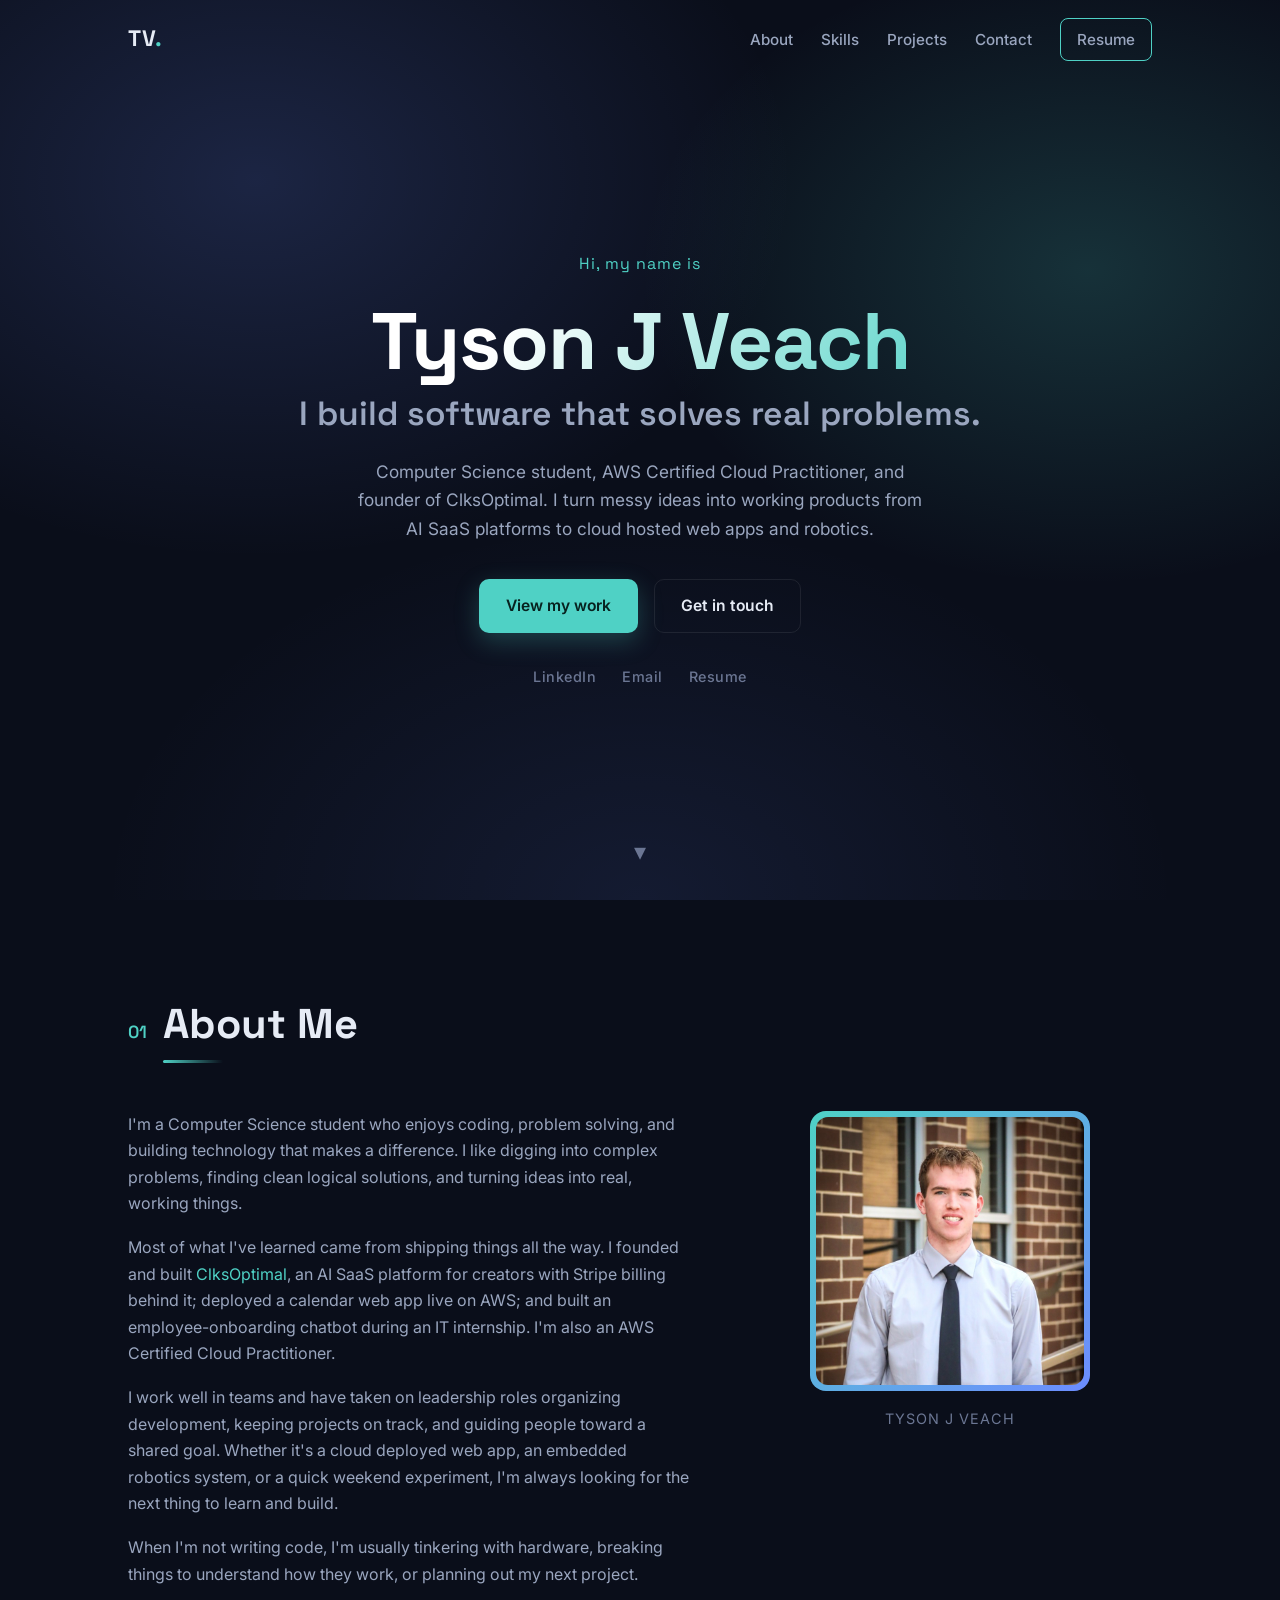
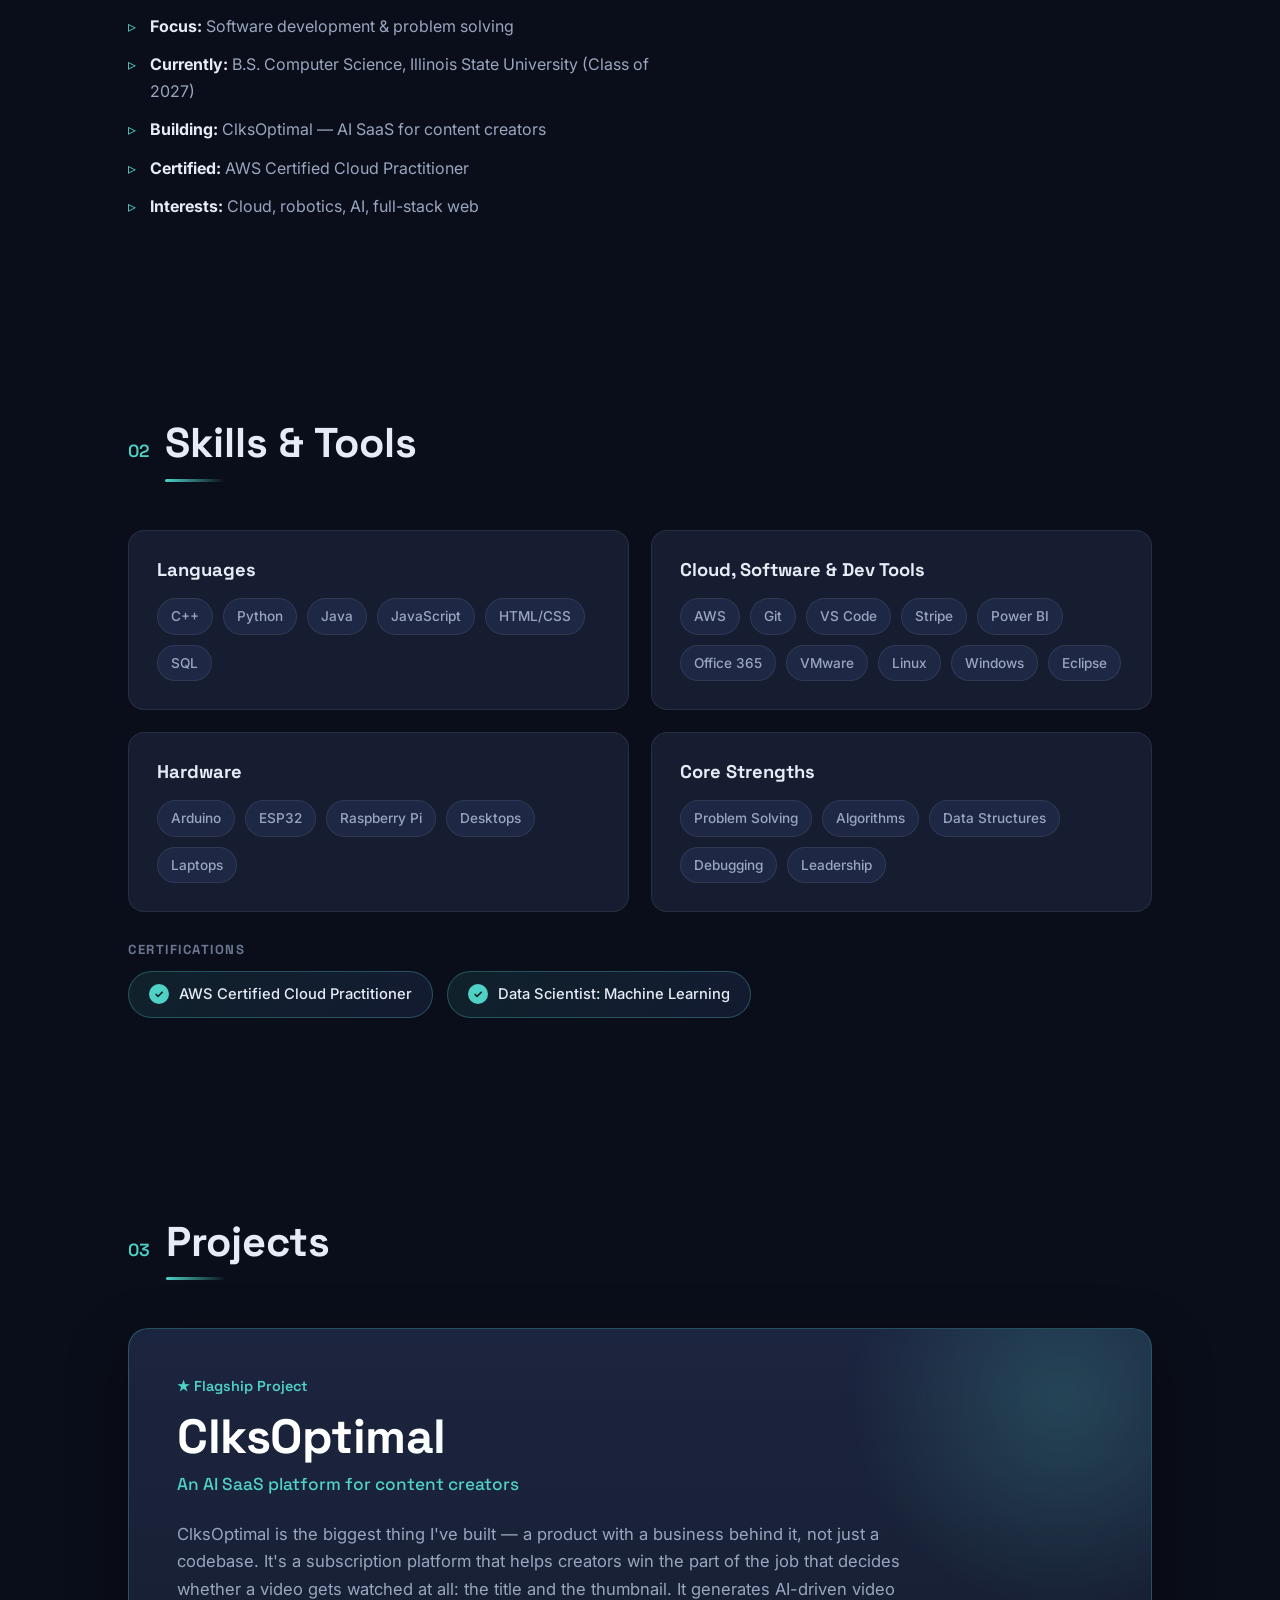
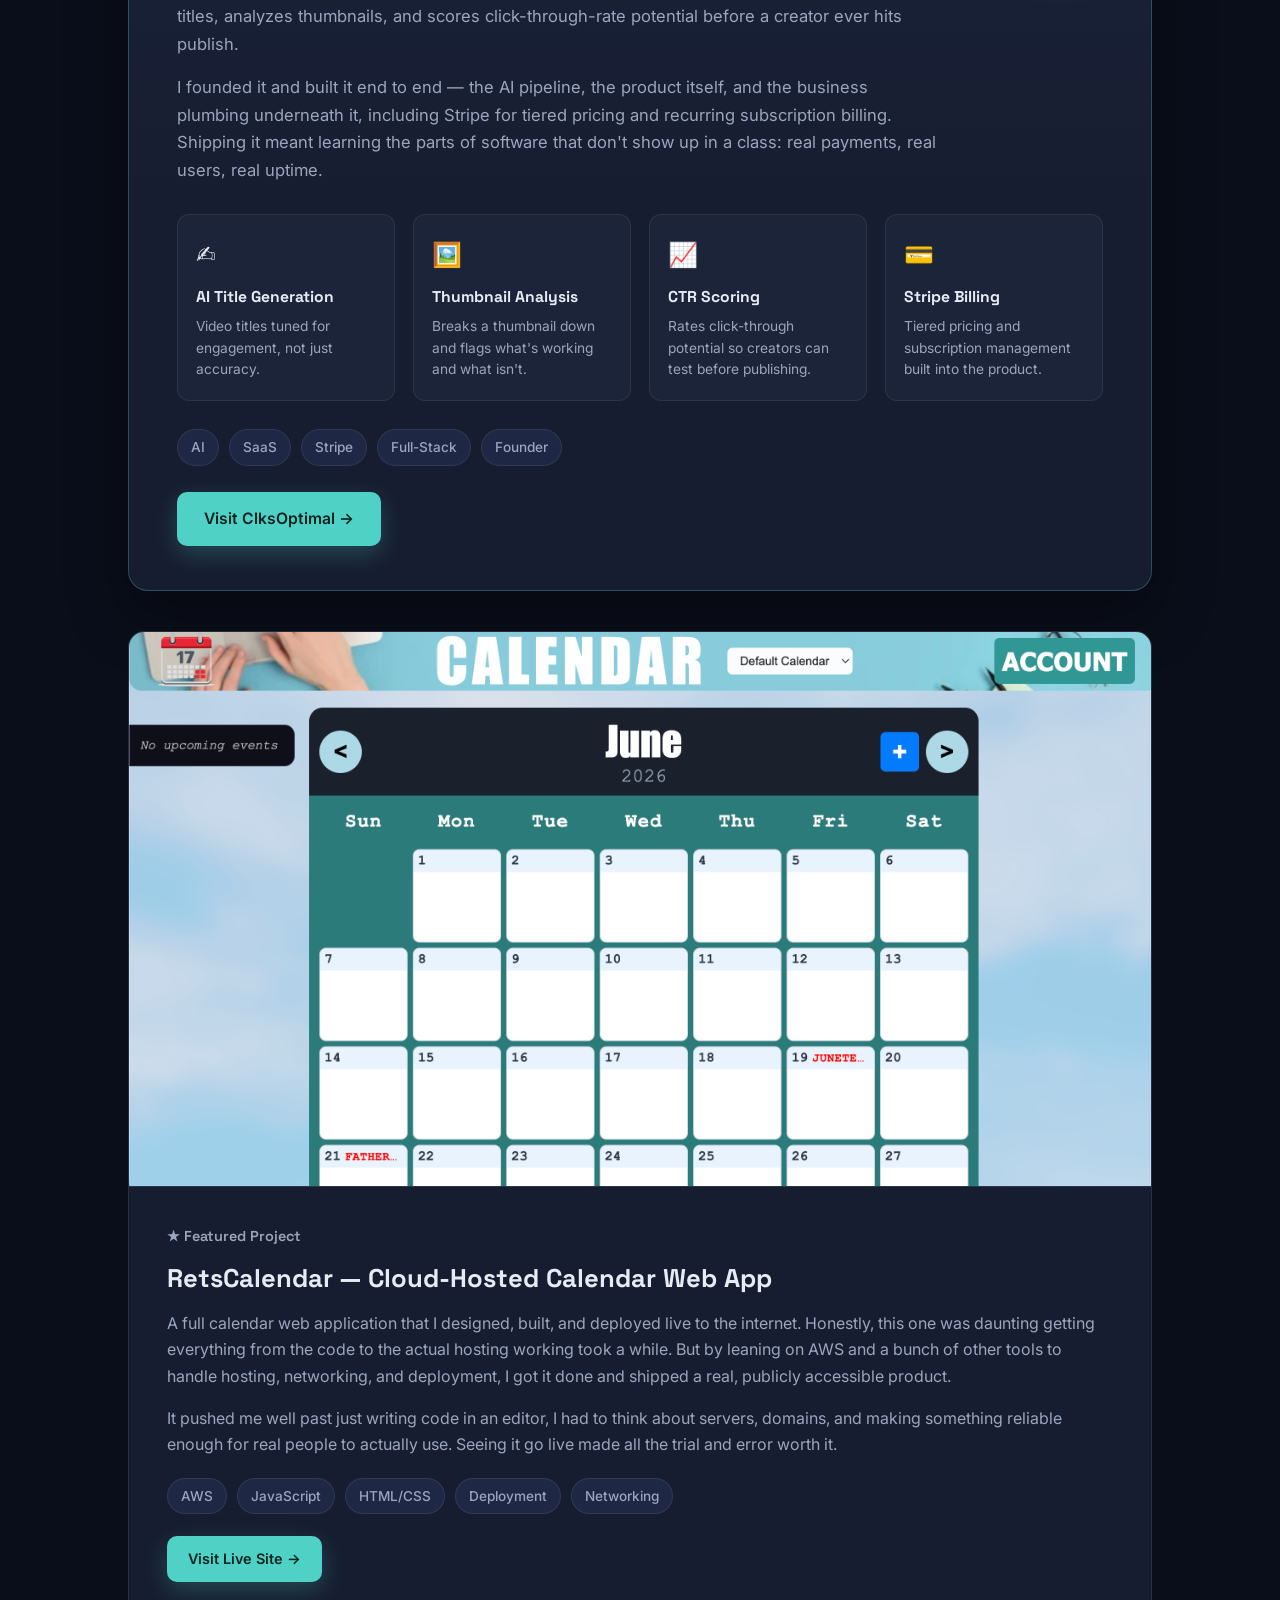
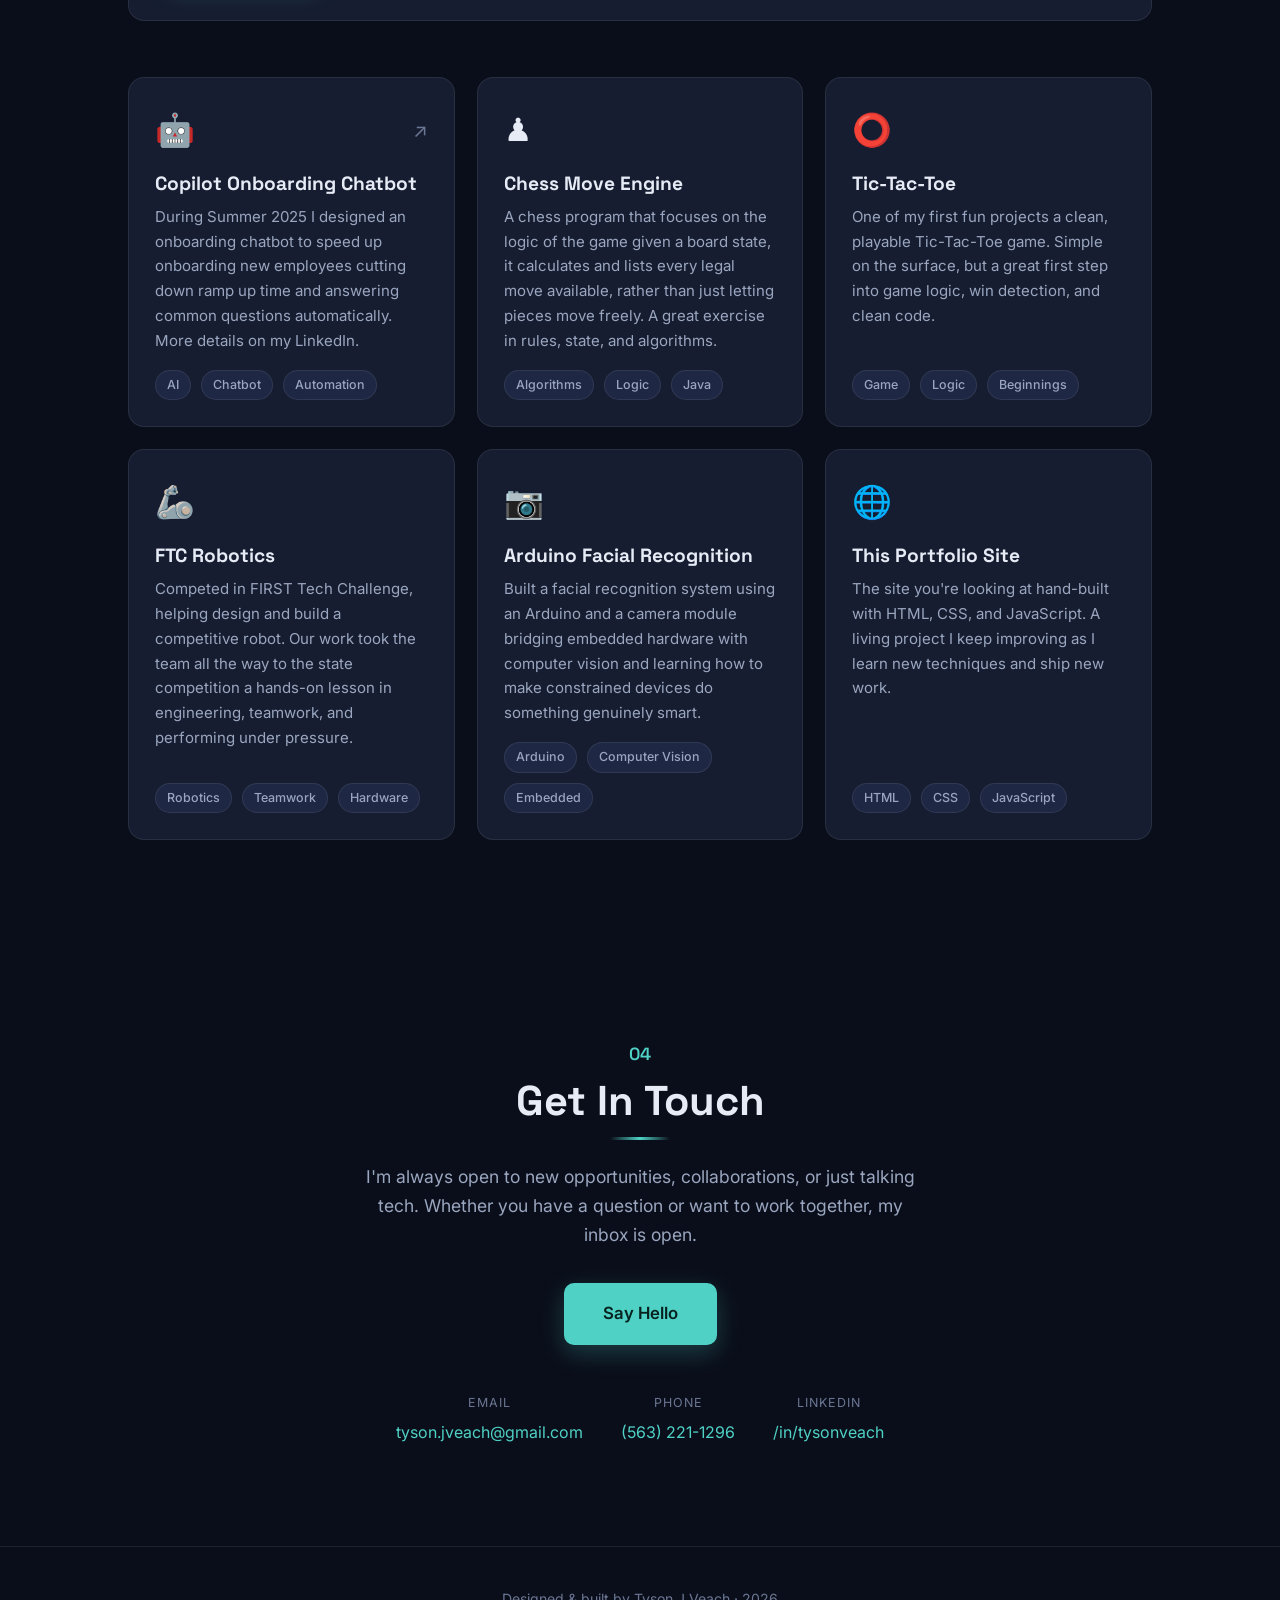
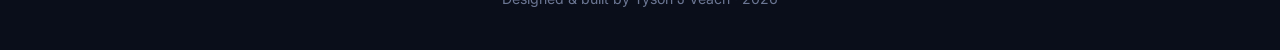
<file: index.html>
<!DOCTYPE html>
<html lang="en">
<head>
  <meta charset="UTF-8">
  <meta name="viewport" content="width=device-width, initial-scale=1.0">
  <meta name="description" content="Tyson J Veach — Computer Science student, software developer, and builder. Projects, skills, and contact.">
  <title>Tyson J Veach — Software Developer</title>
  <link rel="preconnect" href="https://fonts.googleapis.com">
  <link rel="preconnect" href="https://fonts.gstatic.com" crossorigin>
  <link href="https://fonts.googleapis.com/css2?family=Inter:wght@300;400;500;600;700;800&family=Space+Grotesk:wght@500;600;700&display=swap" rel="stylesheet">
  <link rel="stylesheet" href="style.css">
</head>
<body>

  <!-- ===== NAV ===== -->
  <header class="nav" id="nav">
    <div class="nav-inner">
      <a href="#home" class="brand">TV<span class="brand-dot">.</span></a>
      <nav class="nav-links" id="navLinks">
        <a href="#about">About</a>
        <a href="#skills">Skills</a>
        <a href="#projects">Projects</a>
        <a href="#contact">Contact</a>
        <a href="Resume.pdf" download="Tyson Veach Resume.pdf" class="nav-resume">Resume</a>
      </nav>
      <button class="nav-toggle" id="navToggle" aria-label="Toggle menu">
        <span></span><span></span><span></span>
      </button>
    </div>
  </header>

  <!-- ===== HERO ===== -->
  <section class="hero" id="home">
    <div class="hero-bg" aria-hidden="true"></div>
    <div class="hero-content reveal">
      <p class="hero-eyebrow">Hi, my name is</p>
      <h1 class="hero-name">Tyson J Veach</h1>
      <h2 class="hero-tagline">I build software that solves real problems.</h2>
      <p class="hero-sub">
        Computer Science student, AWS Certified Cloud Practitioner, and founder of
        ClksOptimal. I turn messy ideas into working products from AI SaaS platforms
        to cloud hosted web apps and robotics.
      </p>
      <div class="hero-cta">
        <a href="#projects" class="btn btn-primary">View my work</a>
        <a href="#contact" class="btn btn-ghost">Get in touch</a>
      </div>
      <div class="hero-socials">
        <a href="https://www.linkedin.com/in/tysonveach/" target="_blank" rel="noopener">LinkedIn</a>
        <a href="mailto:tyson.jveach@gmail.com">Email</a>
        <a href="Resume.pdf" download="Tyson Veach Resume.pdf">Resume</a>
      </div>
    </div>
    <a href="#about" class="scroll-hint" aria-label="Scroll down">▾</a>
  </section>

  <!-- ===== ABOUT ===== -->
  <section class="section" id="about">
    <div class="section-head reveal">
      <span class="section-num">01</span>
      <h2 class="section-title">About Me</h2>
    </div>
    <div class="about-grid">
      <div class="about-text reveal">
        <p>
          I'm a Computer Science student who enjoys coding, problem solving,
          and building technology that makes a difference. I like digging into complex
          problems, finding clean logical solutions, and turning ideas into real,
          working things.
        </p>
        <p>
          Most of what I've learned came from shipping things all the way. I founded and
          built <a href="https://clksoptimal.com" target="_blank" rel="noopener">ClksOptimal</a>,
          an AI SaaS platform for creators with Stripe billing behind it; deployed a calendar
          web app live on AWS; and built an employee-onboarding chatbot during an IT
          internship. I'm also an AWS Certified Cloud Practitioner.
        </p>
        <p>
          I work well in teams and have taken on leadership roles organizing
          development, keeping projects on track, and guiding people toward a shared
          goal. Whether it's a cloud deployed web app, an embedded robotics system, or
          a quick weekend experiment, I'm always looking for the next thing to learn
          and build.
        </p>
        <p>
          When I'm not writing code, I'm usually tinkering with hardware, breaking
          things to understand how they work, or planning out my next project.
        </p>
        <ul class="about-facts">
          <li><strong>Focus:</strong> Software development &amp; problem solving</li>
          <li><strong>Currently:</strong> B.S. Computer Science, Illinois State University (Class of 2027)</li>
          <li><strong>Building:</strong> ClksOptimal — AI SaaS for content creators</li>
          <li><strong>Certified:</strong> AWS Certified Cloud Practitioner</li>
          <li><strong>Interests:</strong> Cloud, robotics, AI, full-stack web</li>
        </ul>
      </div>
      <div class="about-photo reveal">
        <div class="photo-frame">
          <img src="profile.jpg" alt="Tyson J Veach" class="profile-img">
        </div>
        <p class="photo-caption">Tyson J Veach</p>
      </div>
    </div>
  </section>

  <!-- ===== SKILLS ===== -->
  <section class="section" id="skills">
    <div class="section-head reveal">
      <span class="section-num">02</span>
      <h2 class="section-title">Skills &amp; Tools</h2>
    </div>
    <div class="skills-grid">
      <div class="skill-card reveal">
        <h3>Languages</h3>
        <div class="tags">
          <span>C++</span><span>Python</span><span>Java</span>
          <span>JavaScript</span><span>HTML/CSS</span><span>SQL</span>
        </div>
      </div>
      <div class="skill-card reveal">
        <h3>Cloud, Software &amp; Dev Tools</h3>
        <div class="tags">
          <span>AWS</span><span>Git</span><span>VS Code</span><span>Stripe</span>
          <span>Power BI</span><span>Office 365</span><span>VMware</span>
          <span>Linux</span><span>Windows</span><span>Eclipse</span>
        </div>
      </div>
      <div class="skill-card reveal">
        <h3>Hardware</h3>
        <div class="tags">
          <span>Arduino</span><span>ESP32</span><span>Raspberry Pi</span>
          <span>Desktops</span><span>Laptops</span>
        </div>
      </div>
      <div class="skill-card reveal">
        <h3>Core Strengths</h3>
        <div class="tags">
          <span>Problem Solving</span><span>Algorithms</span>
          <span>Data Structures</span><span>Debugging</span><span>Leadership</span>
        </div>
      </div>
    </div>

    <div class="certs reveal">
      <h3 class="certs-title">Certifications</h3>
      <div class="certs-row">
        <span class="cert-badge"><span class="cert-mark">✓</span> AWS Certified Cloud Practitioner</span>
        <span class="cert-badge"><span class="cert-mark">✓</span> Data Scientist: Machine Learning</span>
      </div>
    </div>
  </section>

  <!-- ===== PROJECTS ===== -->
  <section class="section" id="projects">
    <div class="section-head reveal">
      <span class="section-num">03</span>
      <h2 class="section-title">Projects</h2>
    </div>

    <!-- Flagship: ClksOptimal -->
    <article class="project-hero reveal">
      <div class="project-hero-glow" aria-hidden="true"></div>
      <div class="project-hero-body">
        <p class="featured-label">★ Flagship Project</p>
        <h3 class="project-hero-title">ClksOptimal</h3>
        <p class="project-hero-sub">An AI SaaS platform for content creators</p>
        <p class="project-hero-lead">
          ClksOptimal is the biggest thing I've built — a product with a business behind it,
          not just a codebase. It's a subscription platform that helps creators win the part
          of the job that decides whether a video gets watched at all: the title and the
          thumbnail. It generates AI-driven video titles, analyzes thumbnails, and scores
          click-through-rate potential before a creator ever hits publish.
        </p>
        <p class="project-hero-lead">
          I founded it and built it end to end — the AI pipeline, the product itself, and the
          business plumbing underneath it, including Stripe for tiered pricing and recurring
          subscription billing. Shipping it meant learning the parts of software that don't
          show up in a class: real payments, real users, real uptime.
        </p>

        <div class="hero-features">
          <div class="hero-feature">
            <span class="hf-icon">✍️</span>
            <h4>AI Title Generation</h4>
            <p>Video titles tuned for engagement, not just accuracy.</p>
          </div>
          <div class="hero-feature">
            <span class="hf-icon">🖼️</span>
            <h4>Thumbnail Analysis</h4>
            <p>Breaks a thumbnail down and flags what's working and what isn't.</p>
          </div>
          <div class="hero-feature">
            <span class="hf-icon">📈</span>
            <h4>CTR Scoring</h4>
            <p>Rates click-through potential so creators can test before publishing.</p>
          </div>
          <div class="hero-feature">
            <span class="hf-icon">💳</span>
            <h4>Stripe Billing</h4>
            <p>Tiered pricing and subscription management built into the product.</p>
          </div>
        </div>

        <div class="tags">
          <span>AI</span><span>SaaS</span><span>Stripe</span>
          <span>Full-Stack</span><span>Founder</span>
        </div>
        <div class="project-links">
          <a href="https://clksoptimal.com" target="_blank" rel="noopener" class="btn btn-primary">Visit ClksOptimal →</a>
        </div>
      </div>
    </article>

    <!-- Featured: Calendar -->
    <article class="project-featured featured-stacked reveal">
      <a href="https://retscalendar.duckdns.org/CalenderMain.html" target="_blank" rel="noopener" class="featured-media">
        <img src="calendar.png" alt="Screenshot of RetsCalendar web app" class="featured-img">
      </a>
      <div class="featured-body">
        <p class="featured-label">★ Featured Project</p>
        <h3>RetsCalendar — Cloud-Hosted Calendar Web App</h3>
        <p>
          A full calendar web application that I designed, built, and deployed live to
          the internet. Honestly, this one was daunting getting everything from
          the code to the actual hosting working took a while. But by leaning on AWS and
          a bunch of other tools to handle hosting, networking, and deployment, I got it
          done and shipped a real, publicly accessible product.
        </p>
        <p>
          It pushed me well past just writing code in an editor, I had to think about
          servers, domains, and making something reliable enough for real people to
          actually use. Seeing it go live made all the trial and error worth it.
        </p>
        <div class="tags">
          <span>AWS</span><span>JavaScript</span><span>HTML/CSS</span><span>Deployment</span><span>Networking</span>
        </div>
        <div class="project-links">
          <a href="https://retscalendar.duckdns.org/CalenderMain.html" target="_blank" rel="noopener" class="btn btn-primary btn-sm">Visit Live Site →</a>
        </div>
      </div>
    </article>

    <!-- Grid of other projects -->
    <div class="projects-grid">
      <article class="project-card reveal">
        <div class="card-top">
          <span class="card-icon">🤖</span>
          <div class="card-links">
            <a href="https://www.linkedin.com/in/tysonveach/" target="_blank" rel="noopener" aria-label="LinkedIn">↗</a>
          </div>
        </div>
        <h3>Copilot Onboarding Chatbot</h3>
        <p>
          During Summer 2025 I designed an onboarding chatbot to speed up onboarding new
          employees cutting down ramp up time and answering common questions
          automatically. More details on my LinkedIn.
        </p>
        <div class="tags small"><span>AI</span><span>Chatbot</span><span>Automation</span></div>
      </article>

      <article class="project-card reveal">
        <div class="card-top"><span class="card-icon">♟️</span></div>
        <h3>Chess Move Engine</h3>
        <p>
          A chess program that focuses on the logic of the game given a board state, it
          calculates and lists every legal move available, rather than just letting pieces
          move freely. A great exercise in rules, state, and algorithms.
        </p>
        <div class="tags small"><span>Algorithms</span><span>Logic</span><span>Java</span></div>
      </article>

      <article class="project-card reveal">
        <div class="card-top"><span class="card-icon">⭕</span></div>
        <h3>Tic-Tac-Toe</h3>
        <p>
          One of my first fun projects a clean, playable Tic-Tac-Toe game. Simple on the
          surface, but a great first step into game logic, win detection, and clean code.
        </p>
        <div class="tags small"><span>Game</span><span>Logic</span><span>Beginnings</span></div>
      </article>

      <article class="project-card reveal">
        <div class="card-top"><span class="card-icon">🦾</span></div>
        <h3>FTC Robotics</h3>
        <p>
          Competed in FIRST Tech Challenge, helping design and build a competitive robot.
          Our work took the team all the way to the state competition a hands-on lesson
          in engineering, teamwork, and performing under pressure.
        </p>
        <div class="tags small"><span>Robotics</span><span>Teamwork</span><span>Hardware</span></div>
      </article>

      <article class="project-card reveal">
        <div class="card-top"><span class="card-icon">📷</span></div>
        <h3>Arduino Facial Recognition</h3>
        <p>
          Built a facial recognition system using an Arduino and a camera module
          bridging embedded hardware with computer vision and learning how to make
          constrained devices do something genuinely smart.
        </p>
        <div class="tags small"><span>Arduino</span><span>Computer Vision</span><span>Embedded</span></div>
      </article>

      <article class="project-card reveal">
        <div class="card-top"><span class="card-icon">🌐</span></div>
        <h3>This Portfolio Site</h3>
        <p>
          The site you're looking at hand-built with HTML, CSS, and JavaScript. A living
          project I keep improving as I learn new techniques and ship new work.
        </p>
        <div class="tags small"><span>HTML</span><span>CSS</span><span>JavaScript</span></div>
      </article>
    </div>
  </section>

  <!-- ===== CONTACT ===== -->
  <section class="section section-contact" id="contact">
    <div class="contact-inner reveal">
      <span class="section-num">04</span>
      <h2 class="section-title">Get In Touch</h2>
      <p class="contact-lead">
        I'm always open to new opportunities, collaborations, or just talking tech.
        Whether you have a question or want to work together, my inbox is open.
      </p>
      <a href="mailto:tyson.jveach@gmail.com" class="btn btn-primary btn-lg">Say Hello</a>
      <div class="contact-details">
        <div class="contact-item">
          <span class="contact-label">Email</span>
          <a href="mailto:tyson.jveach@gmail.com">tyson.jveach@gmail.com</a>
        </div>
        <div class="contact-item">
          <span class="contact-label">Phone</span>
          <a href="tel:+15632211296">(563) 221-1296</a>
        </div>
        <div class="contact-item">
          <span class="contact-label">LinkedIn</span>
          <a href="https://www.linkedin.com/in/tysonveach/" target="_blank" rel="noopener">/in/tysonveach</a>
        </div>
      </div>
    </div>
  </section>

  <footer class="footer">
    <p>Designed &amp; built by Tyson J Veach · <span id="year"></span></p>
  </footer>

  <script src="script.js"></script>
</body>
</html>
</file>
<file: style.css>
/* ===================================================================
   Tyson J Veach — Portfolio
   Modern dark + accent theme
   =================================================================== */

:root {
  --bg:        #0a0e1a;
  --bg-soft:   #111726;
  --bg-card:   #161d30;
  --bg-card-2: #1b2438;
  --line:      rgba(255,255,255,0.08);
  --text:      #e6ebf5;
  --text-dim:  #9aa6bf;
  --text-faint:#6b7693;
  --accent:    #4fd1c5;   /* teal */
  --accent-2:  #6c8cff;   /* indigo */
  --accent-glow: rgba(79,209,197,0.25);
  --radius:    16px;
  --maxw:      1080px;
  --ease:      cubic-bezier(.2,.7,.2,1);
}

* { box-sizing: border-box; margin: 0; padding: 0; }

html { scroll-behavior: smooth; scroll-padding-top: 80px; }

body {
  background: var(--bg);
  color: var(--text);
  font-family: 'Inter', system-ui, sans-serif;
  line-height: 1.65;
  -webkit-font-smoothing: antialiased;
  overflow-x: hidden;
}

h1, h2, h3 { font-family: 'Space Grotesk', 'Inter', sans-serif; line-height: 1.15; }

a { color: var(--accent); text-decoration: none; transition: color .2s var(--ease); }
a:hover { color: var(--accent-2); }

::selection { background: var(--accent-glow); color: #fff; }

/* ---------- Nav ---------- */
.nav {
  position: fixed; top: 0; left: 0; right: 0; z-index: 100;
  transition: background .3s var(--ease), border-color .3s var(--ease), box-shadow .3s var(--ease);
  border-bottom: 1px solid transparent;
}
.nav.scrolled {
  background: rgba(10,14,26,0.85);
  backdrop-filter: blur(12px);
  border-bottom: 1px solid var(--line);
  box-shadow: 0 8px 30px rgba(0,0,0,0.3);
}
.nav-inner {
  max-width: var(--maxw); margin: 0 auto; padding: 18px 28px;
  display: flex; align-items: center; justify-content: space-between;
}
.brand {
  font-family: 'Space Grotesk', sans-serif; font-weight: 700; font-size: 1.4rem;
  color: var(--text); letter-spacing: .5px;
}
.brand-dot { color: var(--accent); }
.nav-links { display: flex; align-items: center; gap: 28px; }
.nav-links a { color: var(--text-dim); font-size: .95rem; font-weight: 500; position: relative; }
.nav-links a:not(.nav-resume)::after {
  content: ''; position: absolute; left: 0; bottom: -5px; height: 2px; width: 0;
  background: var(--accent); transition: width .25s var(--ease);
}
.nav-links a:not(.nav-resume):hover { color: var(--text); }
.nav-links a:not(.nav-resume):hover::after { width: 100%; }
.nav-resume {
  border: 1px solid var(--accent); color: var(--accent);
  padding: 8px 16px; border-radius: 8px; font-weight: 600;
}
.nav-resume:hover { background: var(--accent-glow); color: #fff; }
.nav-toggle { display: none; flex-direction: column; gap: 5px; background: none; border: 0; cursor: pointer; padding: 6px; }
.nav-toggle span { width: 26px; height: 2px; background: var(--text); border-radius: 2px; transition: .3s var(--ease); }
.nav-toggle.open span:nth-child(1) { transform: translateY(7px) rotate(45deg); }
.nav-toggle.open span:nth-child(2) { opacity: 0; }
.nav-toggle.open span:nth-child(3) { transform: translateY(-7px) rotate(-45deg); }

/* ---------- Hero ---------- */
.hero {
  position: relative; min-height: 100vh;
  display: flex; flex-direction: column; align-items: center; justify-content: center;
  text-align: center; padding: 120px 28px 80px;
}
.hero-bg {
  position: absolute; inset: 0; z-index: 0; overflow: hidden;
  background:
    radial-gradient(60% 60% at 20% 20%, rgba(108,140,255,0.18), transparent 70%),
    radial-gradient(50% 50% at 85% 30%, rgba(79,209,197,0.18), transparent 70%),
    radial-gradient(60% 60% at 50% 100%, rgba(108,140,255,0.10), transparent 70%);
  animation: drift 18s ease-in-out infinite alternate;
}
@keyframes drift { from { transform: scale(1) translateY(0); } to { transform: scale(1.15) translateY(-20px); } }
.hero-content { position: relative; z-index: 1; max-width: 760px; }
.hero-eyebrow { color: var(--accent); font-family: 'Space Grotesk', sans-serif; letter-spacing: 1px; margin-bottom: 18px; }
.hero-name {
  font-size: clamp(2.8rem, 8vw, 5rem); font-weight: 700; letter-spacing: -1px;
  background: linear-gradient(120deg, #fff 30%, var(--accent) 100%);
  -webkit-background-clip: text; background-clip: text; -webkit-text-fill-color: transparent;
}
.hero-tagline { font-size: clamp(1.3rem, 4vw, 2.1rem); color: var(--text-dim); font-weight: 600; margin-top: 8px; }
.hero-sub { color: var(--text-dim); font-size: 1.08rem; max-width: 580px; margin: 24px auto 0; }
.hero-cta { display: flex; gap: 16px; justify-content: center; flex-wrap: wrap; margin-top: 36px; }
.hero-socials { display: flex; gap: 26px; justify-content: center; margin-top: 32px; }
.hero-socials a { color: var(--text-faint); font-size: .9rem; font-weight: 500; letter-spacing: .5px; }
.hero-socials a:hover { color: var(--accent); }
.scroll-hint {
  position: absolute; bottom: 28px; left: 50%; transform: translateX(-50%);
  color: var(--text-faint); font-size: 1.5rem; z-index: 1; animation: bounce 2s infinite;
}
@keyframes bounce { 0%,100%{transform:translate(-50%,0);} 50%{transform:translate(-50%,8px);} }

/* ---------- Buttons ---------- */
.btn {
  display: inline-block; padding: 13px 26px; border-radius: 10px; font-weight: 600;
  font-size: .98rem; transition: transform .2s var(--ease), box-shadow .2s var(--ease), background .2s var(--ease);
  cursor: pointer; border: 1px solid transparent;
}
.btn-primary { background: var(--accent); color: #07221f; box-shadow: 0 8px 24px var(--accent-glow); }
.btn-primary:hover { color: #07221f; transform: translateY(-3px); box-shadow: 0 14px 34px var(--accent-glow); }
.btn-ghost { border-color: var(--line); color: var(--text); }
.btn-ghost:hover { border-color: var(--accent); color: var(--accent); transform: translateY(-3px); }
.btn-sm { padding: 10px 20px; font-size: .9rem; }
.btn-lg { padding: 16px 38px; font-size: 1.05rem; }

/* ---------- Sections ---------- */
.section { max-width: var(--maxw); margin: 0 auto; padding: 100px 28px; }
.section-head { display: flex; align-items: baseline; gap: 16px; margin-bottom: 48px; }
.section-num { color: var(--accent); font-family: 'Space Grotesk', sans-serif; font-weight: 600; font-size: 1.1rem; }
.section-title { font-size: clamp(1.8rem, 5vw, 2.6rem); font-weight: 700; }
.section-title::after { content: ''; display: block; width: 60px; height: 3px; margin-top: 12px;
  background: linear-gradient(90deg, var(--accent), transparent); border-radius: 3px; }

/* ---------- About ---------- */
.about-grid { display: grid; grid-template-columns: 1.4fr 1fr; gap: 56px; align-items: start; }
.about-text p { color: var(--text-dim); margin-bottom: 18px; }
.about-facts { list-style: none; margin-top: 26px; display: grid; gap: 12px; }
.about-facts li { color: var(--text-dim); padding-left: 22px; position: relative; }
.about-facts li::before { content: '▹'; position: absolute; left: 0; color: var(--accent); }
.about-facts strong { color: var(--text); }
.about-photo { text-align: center; }
.photo-frame {
  position: relative; width: 280px; max-width: 100%; margin: 0 auto; border-radius: var(--radius);
  padding: 6px; background: linear-gradient(135deg, var(--accent), var(--accent-2));
  transition: transform .35s var(--ease);
}
.photo-frame:hover { transform: translateY(-6px) rotate(-1deg); }
.profile-img { width: 100%; aspect-ratio: 1; object-fit: cover; border-radius: 12px; display: block; }
.photo-caption { margin-top: 16px; color: var(--text-faint); font-size: .9rem; letter-spacing: 1px; text-transform: uppercase; }

/* ---------- Skills ---------- */
.skills-grid { display: grid; grid-template-columns: repeat(2, 1fr); gap: 22px; }
.skill-card {
  background: var(--bg-card); border: 1px solid var(--line); border-radius: var(--radius);
  padding: 28px; transition: transform .3s var(--ease), border-color .3s var(--ease), box-shadow .3s var(--ease);
}
.skill-card:hover { transform: translateY(-5px); border-color: rgba(79,209,197,0.4); box-shadow: 0 14px 34px rgba(0,0,0,0.3); }
.skill-card h3 { font-size: 1.15rem; margin-bottom: 18px; color: var(--text); }
.tags { display: flex; flex-wrap: wrap; gap: 10px; }
.tags span {
  background: rgba(108,140,255,0.10); border: 1px solid var(--line); color: var(--text-dim);
  padding: 6px 13px; border-radius: 50px; font-size: .85rem; font-weight: 500;
  transition: .2s var(--ease);
}
.tags span:hover { color: var(--accent); border-color: var(--accent); }
.tags.small span { font-size: .78rem; padding: 4px 11px; }

/* ---------- Certifications ---------- */
.certs { margin-top: 30px; }
.certs-title {
  font-size: .82rem; letter-spacing: 1.5px; text-transform: uppercase;
  color: var(--text-faint); margin-bottom: 14px;
}
.certs-row { display: flex; flex-wrap: wrap; gap: 14px; }
.cert-badge {
  display: inline-flex; align-items: center; gap: 10px;
  background: linear-gradient(135deg, rgba(79,209,197,0.10), rgba(108,140,255,0.10));
  border: 1px solid rgba(79,209,197,0.30); border-radius: 50px;
  padding: 10px 20px; color: var(--text); font-size: .92rem; font-weight: 500;
  transition: transform .25s var(--ease), border-color .25s var(--ease);
}
.cert-badge:hover { transform: translateY(-3px); border-color: var(--accent); }
.cert-mark {
  display: inline-flex; align-items: center; justify-content: center;
  width: 20px; height: 20px; border-radius: 50%;
  background: var(--accent); color: #07221f; font-size: .7rem; font-weight: 700;
}

/* ---------- Projects ---------- */

/* Flagship project — the biggest block on the page */
.project-hero {
  position: relative; overflow: hidden; margin-bottom: 40px;
  border-radius: calc(var(--radius) + 4px);
  border: 1px solid rgba(79,209,197,0.28);
  background:
    linear-gradient(180deg, rgba(108,140,255,0.07), transparent 55%),
    var(--bg-card);
  box-shadow: 0 22px 60px rgba(0,0,0,0.38);
  transition: border-color .3s var(--ease), box-shadow .3s var(--ease), transform .3s var(--ease);
}
.project-hero:hover {
  border-color: rgba(79,209,197,0.55);
  box-shadow: 0 28px 74px rgba(0,0,0,0.45), 0 0 0 1px rgba(79,209,197,0.10);
  transform: translateY(-4px);
}
.project-hero-glow {
  position: absolute; top: -160px; right: -140px; width: 460px; height: 460px;
  pointer-events: none; z-index: 0;
  background: radial-gradient(circle, rgba(79,209,197,0.20), transparent 65%);
  filter: blur(10px);
}
.project-hero-body { position: relative; z-index: 1; padding: 46px 48px 44px; }
.project-hero-title {
  font-size: clamp(2rem, 5.5vw, 3rem); font-weight: 700; letter-spacing: -.5px;
  background: linear-gradient(120deg, #fff 25%, var(--accent) 100%);
  -webkit-background-clip: text; background-clip: text; -webkit-text-fill-color: transparent;
}
.project-hero-sub {
  color: var(--accent); font-family: 'Space Grotesk', sans-serif; font-weight: 500;
  font-size: 1.08rem; margin-top: 6px; margin-bottom: 22px;
}
.project-hero-lead { color: var(--text-dim); font-size: 1.04rem; max-width: 760px; margin-bottom: 16px; }

.hero-features {
  display: grid; grid-template-columns: repeat(4, 1fr); gap: 18px;
  margin: 30px 0 28px;
}
.hero-feature {
  background: var(--bg-card-2); border: 1px solid var(--line);
  border-radius: 12px; padding: 20px 18px;
  transition: transform .25s var(--ease), border-color .25s var(--ease);
}
.hero-feature:hover { transform: translateY(-4px); border-color: rgba(79,209,197,0.4); }
.hf-icon { font-size: 1.5rem; display: block; margin-bottom: 10px; }
.hero-feature h4 {
  font-family: 'Space Grotesk', sans-serif; font-size: .98rem;
  color: var(--text); margin-bottom: 6px;
}
.hero-feature p { color: var(--text-dim); font-size: .86rem; line-height: 1.55; }

.project-hero .tags { margin-bottom: 26px; }

.project-featured {
  display: grid; grid-template-columns: 1.1fr 1fr; gap: 0; margin-bottom: 56px;
  background: var(--bg-card); border: 1px solid var(--line); border-radius: var(--radius);
  overflow: hidden; transition: border-color .3s var(--ease), box-shadow .3s var(--ease);
}
.project-featured:hover { border-color: rgba(79,209,197,0.4); box-shadow: 0 18px 50px rgba(0,0,0,0.35); }
.featured-media { position: relative; min-height: 320px; background: var(--bg-card-2); }
.featured-media img { width: 100%; height: 100%; object-fit: cover; }

/* Stacked variant: wide screenshot on top, text below */
.featured-stacked { display: block; }
.featured-stacked .featured-media {
  display: block; min-height: 0; width: 100%;
  border-right: none; border-bottom: 1px solid var(--line);
  background: var(--bg-card-2); overflow: hidden;
}
.featured-stacked .featured-media img {
  width: 100%; height: auto; object-fit: contain; display: block;
  transition: transform .4s var(--ease);
}
.featured-stacked .featured-media:hover img { transform: scale(1.02); }
.img-placeholder {
  position: absolute; inset: 0; display: flex; flex-direction: column; align-items: center; justify-content: center;
  text-align: center; color: var(--text-faint); font-size: 1rem; line-height: 1.8; padding: 20px;
  background:
    repeating-linear-gradient(45deg, rgba(255,255,255,0.02) 0 12px, transparent 12px 24px),
    var(--bg-card-2);
  border-right: 1px solid var(--line);
}
.img-placeholder small { font-size: .8rem; color: var(--text-faint); opacity: .8; }
.featured-body { padding: 38px; display: flex; flex-direction: column; }
.featured-label { color: var(--accent); font-family: 'Space Grotesk', sans-serif; font-weight: 600; font-size: .9rem; margin-bottom: 10px; }
.featured-body h3 { font-size: 1.6rem; margin-bottom: 16px; }
.featured-body p { color: var(--text-dim); margin-bottom: 16px; }
.featured-body .tags { margin: 4px 0 22px; }
.project-links { margin-top: auto; }

.projects-grid { display: grid; grid-template-columns: repeat(3, 1fr); gap: 22px; }
.project-card {
  background: var(--bg-card); border: 1px solid var(--line); border-radius: var(--radius);
  padding: 26px; display: flex; flex-direction: column;
  transition: transform .3s var(--ease), border-color .3s var(--ease), box-shadow .3s var(--ease);
}
.project-card:hover { transform: translateY(-6px); border-color: rgba(79,209,197,0.4); box-shadow: 0 16px 40px rgba(0,0,0,0.35); }
.card-top { display: flex; justify-content: space-between; align-items: center; margin-bottom: 16px; }
.card-icon { font-size: 2rem; }
.card-links a { color: var(--text-faint); font-size: 1.2rem; }
.card-links a:hover { color: var(--accent); }
.project-card h3 { font-size: 1.2rem; margin-bottom: 10px; }
.project-card p { color: var(--text-dim); font-size: .94rem; margin-bottom: 16px; flex-grow: 1; }

/* ---------- Contact ---------- */
.section-contact { text-align: center; max-width: 720px; }
.contact-inner .section-num { display: block; margin-bottom: 8px; }
.contact-inner .section-title::after { margin-left: auto; margin-right: auto; background: linear-gradient(90deg, transparent, var(--accent), transparent); }
.contact-lead { color: var(--text-dim); font-size: 1.1rem; margin: 22px auto 34px; max-width: 560px; }
.contact-details { display: flex; justify-content: center; flex-wrap: wrap; gap: 38px; margin-top: 48px; }
.contact-item { display: flex; flex-direction: column; gap: 6px; }
.contact-label { color: var(--text-faint); font-size: .78rem; text-transform: uppercase; letter-spacing: 1px; }

/* ---------- Footer ---------- */
.footer { text-align: center; padding: 40px 28px; border-top: 1px solid var(--line); color: var(--text-faint); font-size: .88rem; }

/* ---------- Reveal animation ---------- */
.reveal { opacity: 0; transform: translateY(28px); transition: opacity .7s var(--ease), transform .7s var(--ease); }
.reveal.visible { opacity: 1; transform: none; }

/* ---------- Responsive ---------- */
@media (max-width: 860px) {
  .nav-links {
    position: fixed; inset: 0 0 0 auto; width: min(75vw, 320px);
    flex-direction: column; align-items: flex-start; justify-content: center; gap: 30px;
    background: var(--bg-soft); padding: 40px; transform: translateX(100%);
    transition: transform .35s var(--ease); border-left: 1px solid var(--line);
  }
  .nav-links.open { transform: translateX(0); }
  .nav-links a { font-size: 1.1rem; }
  .nav-toggle { display: flex; z-index: 110; }
  .about-grid { grid-template-columns: 1fr; gap: 40px; }
  .about-photo { order: -1; }
  .skills-grid { grid-template-columns: 1fr; }
  .project-featured { grid-template-columns: 1fr; }
  .featured-media { min-height: 220px; }
  .img-placeholder { border-right: none; border-bottom: 1px solid var(--line); }
  .projects-grid { grid-template-columns: 1fr; }
  .section { padding: 80px 24px; }
  .project-hero-body { padding: 34px 26px 32px; }
  .hero-features { grid-template-columns: repeat(2, 1fr); gap: 14px; }
  .project-hero-glow { width: 300px; height: 300px; top: -120px; right: -100px; }
}
@media (max-width: 560px) {
  .hero-socials { gap: 18px; }
  .contact-details { gap: 24px; }
  .hero-features { grid-template-columns: 1fr; }
  .certs-row { gap: 10px; }
  .cert-badge { font-size: .85rem; padding: 9px 16px; }
}
</file>
